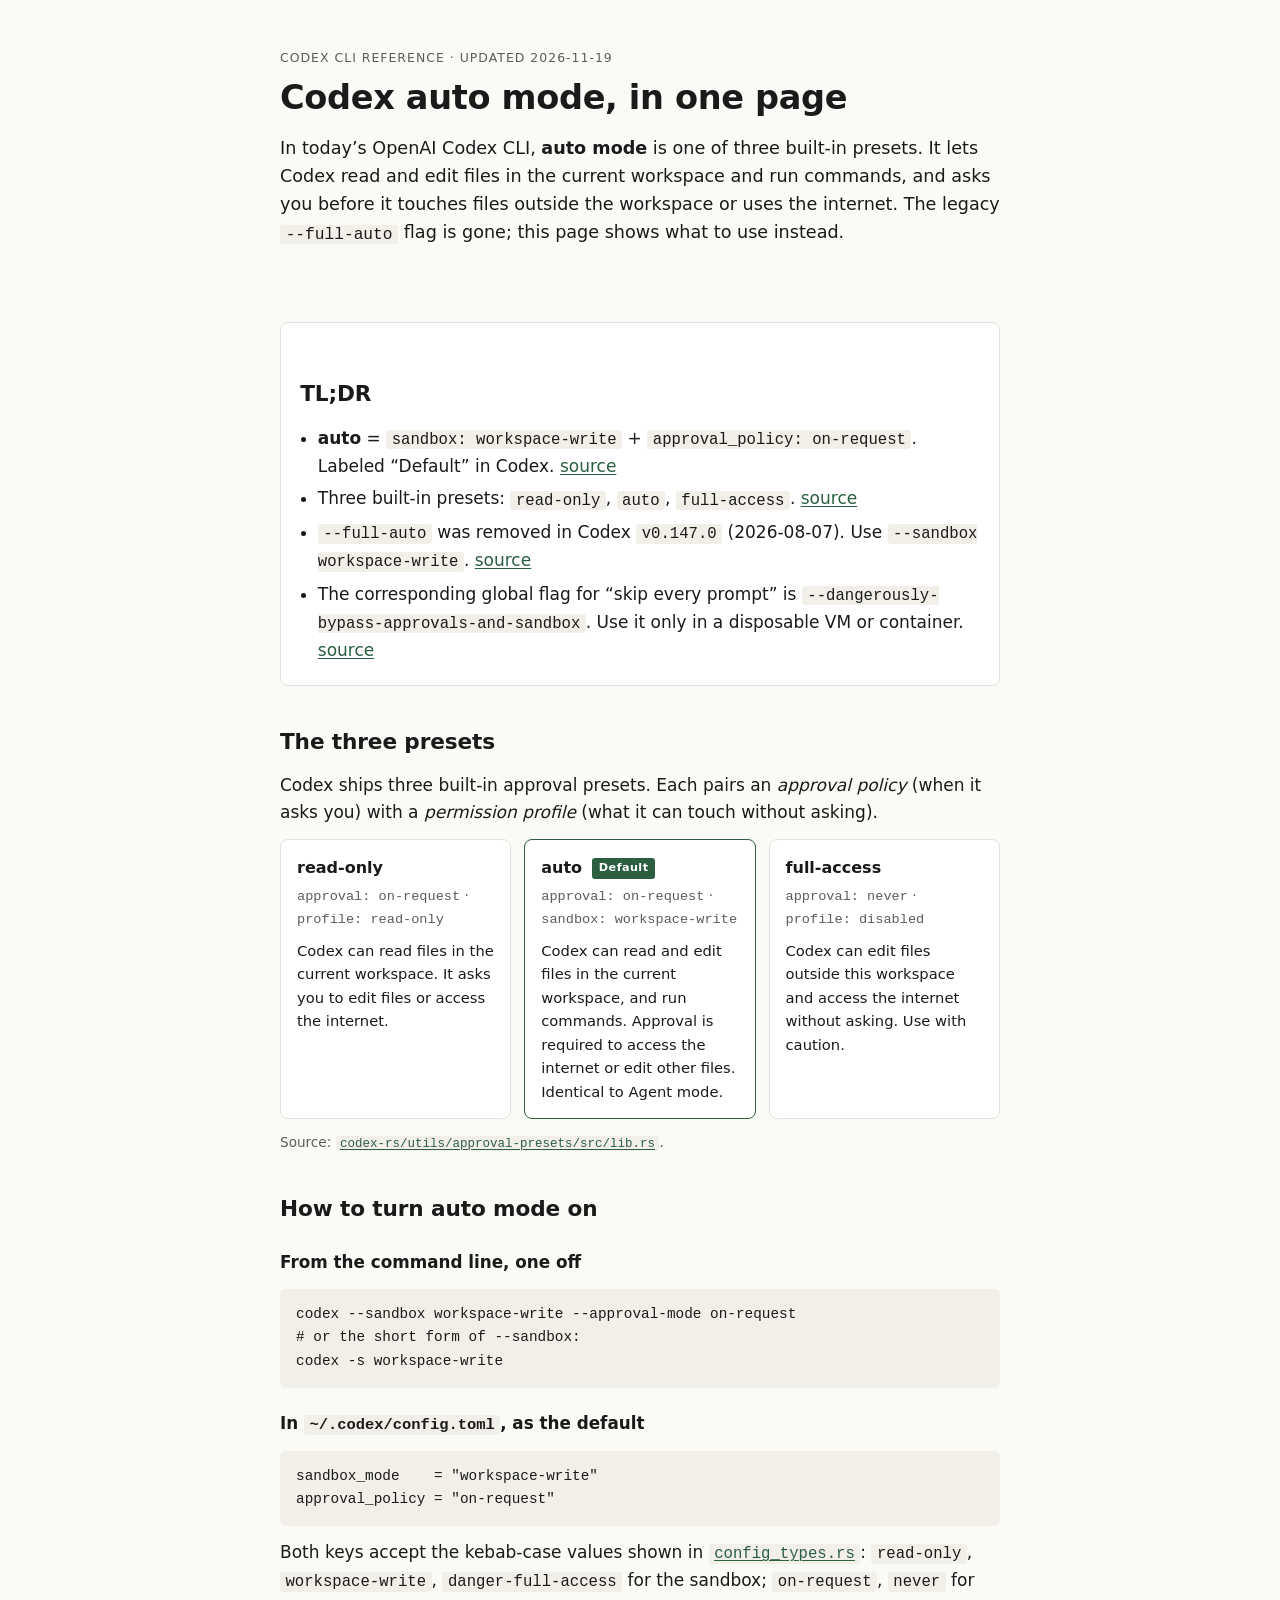
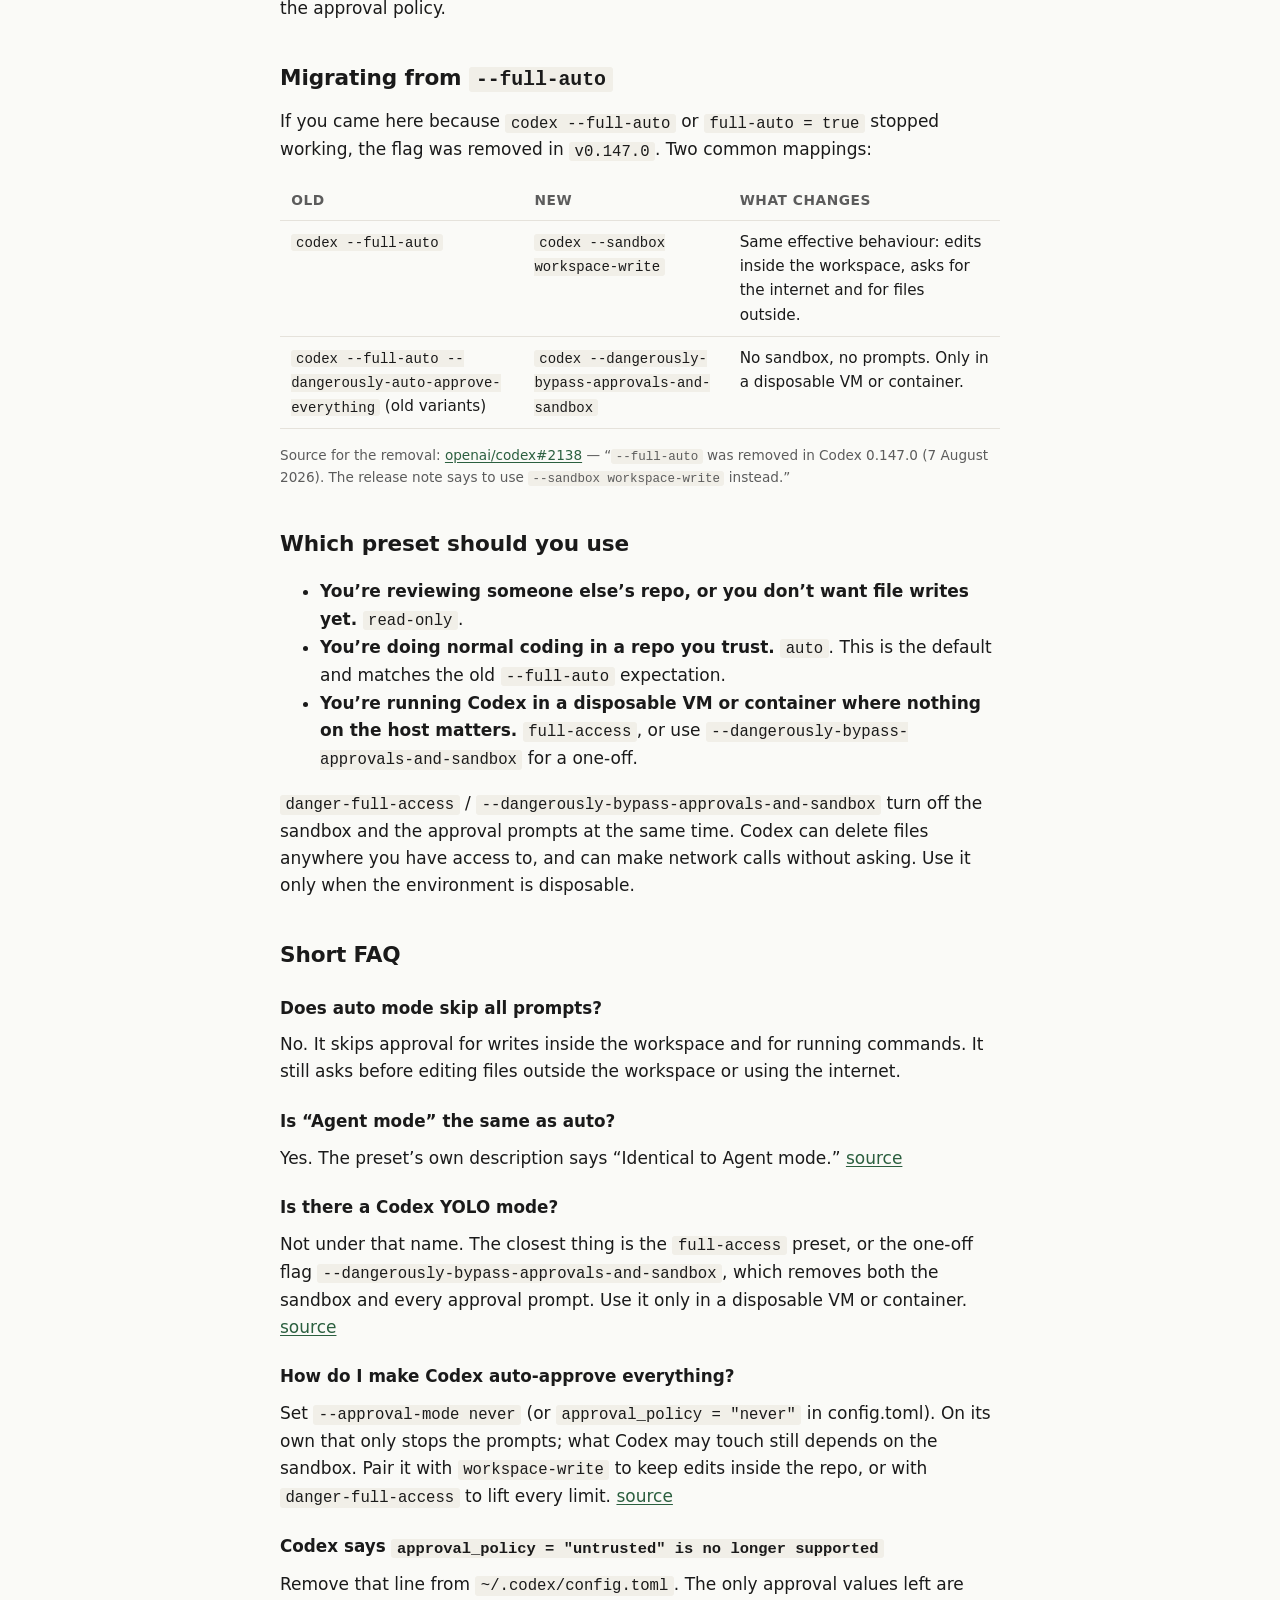
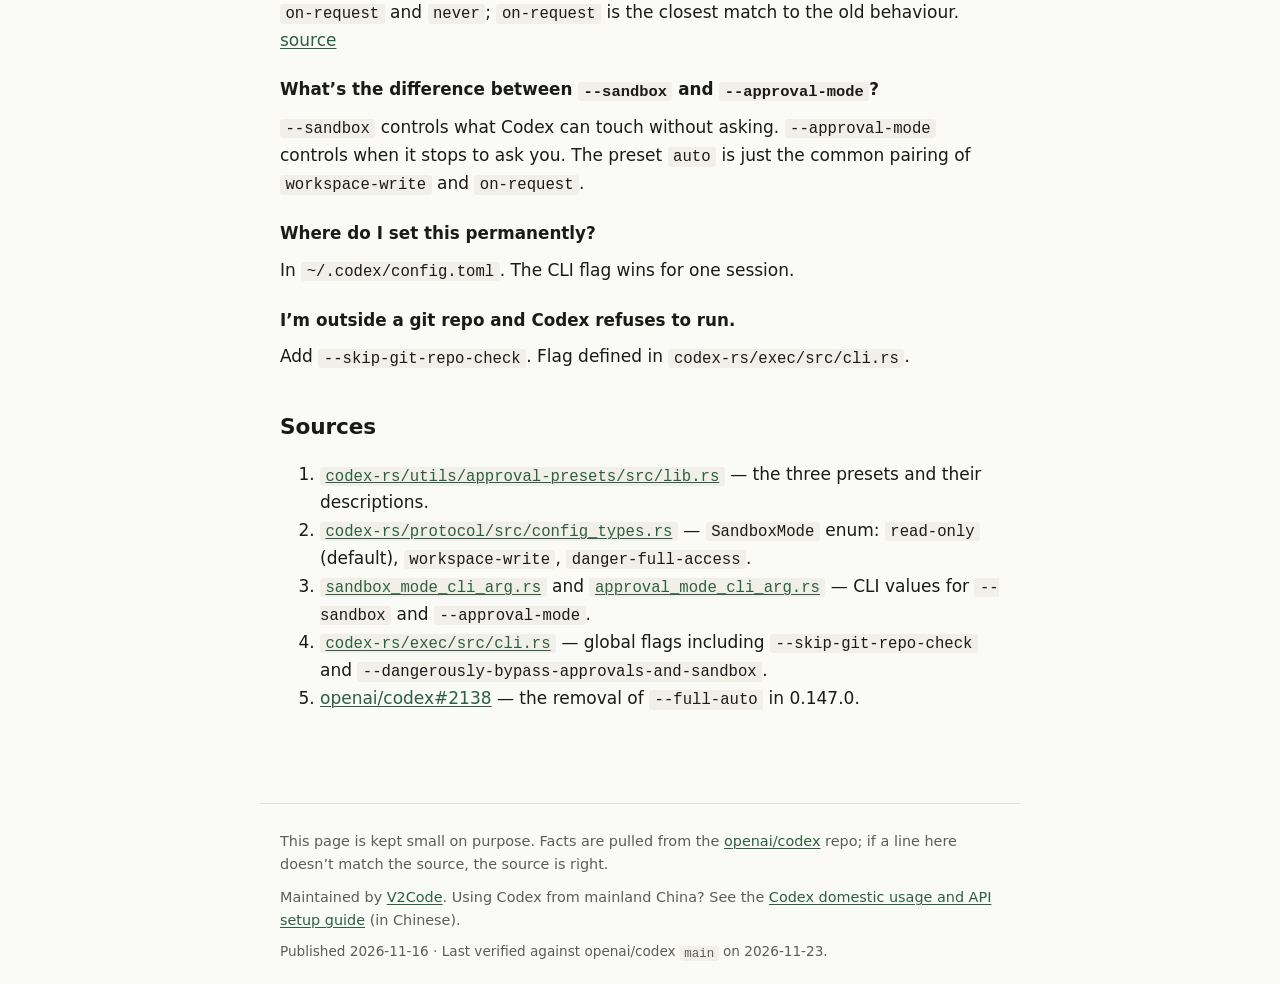
<file: index.html>
<!doctype html>
<html lang="en">
<head>
<meta charset="utf-8">
<meta name="viewport" content="width=device-width,initial-scale=1">
<title>Codex Auto Mode — what it is now, and how to migrate from --full-auto</title>
<meta name="description" content="In today's OpenAI Codex CLI, auto mode is the built-in preset that pairs workspace-write sandbox with on-request approvals. --full-auto was removed in v0.147.0; use --sandbox workspace-write instead.">
<link rel="canonical" href="https://basazutes.github.io/codex-auto-mode/">
<meta property="og:title" content="Codex Auto Mode — what it is now, and how to migrate from --full-auto">
<meta property="og:description" content="auto = workspace-write sandbox + on-request approvals. --full-auto was removed in v0.147.0.">
<meta property="og:type" content="article">
<link rel="stylesheet" href="style.css">
</head>
<body>
<header class="wrap">
  <p class="eyebrow">Codex CLI reference · updated 2026-11-19</p>
  <h1>Codex auto mode, in one page</h1>
  <p class="lede">
    In today&rsquo;s OpenAI Codex CLI, <strong>auto mode</strong> is one of three built-in presets. It lets Codex read and edit files in the current workspace and run commands, and asks you before it touches files outside the workspace or uses the internet. The legacy <code>--full-auto</code> flag is gone; this page shows what to use instead.
  </p>
</header>

<main class="wrap">

<section class="card tldr">
  <h2>TL;DR</h2>
  <ul>
    <li><strong>auto</strong> = <code>sandbox: workspace-write</code> + <code>approval_policy: on-request</code>. Labeled &ldquo;Default&rdquo; in Codex. <a href="#source-preset">source</a></li>
    <li>Three built-in presets: <code>read-only</code>, <code>auto</code>, <code>full-access</code>. <a href="#source-preset">source</a></li>
    <li><code>--full-auto</code> was removed in Codex <code>v0.147.0</code> (2026-08-07). Use <code>--sandbox workspace-write</code>. <a href="#source-removed">source</a></li>
    <li>The corresponding global flag for &ldquo;skip every prompt&rdquo; is <code>--dangerously-bypass-approvals-and-sandbox</code>. Use it only in a disposable VM or container. <a href="#source-bypass">source</a></li>
  </ul>
</section>

<section>
  <h2 id="the-three-presets">The three presets</h2>
  <p>Codex ships three built-in approval presets. Each pairs an <em>approval policy</em> (when it asks you) with a <em>permission profile</em> (what it can touch without asking).</p>
  <div class="grid">
    <article class="preset">
      <h3>read-only</h3>
      <p class="pair"><code>approval: on-request</code> · <code>profile: read-only</code></p>
      <p>Codex can read files in the current workspace. It asks you to edit files or access the internet.</p>
    </article>
    <article class="preset preset--default">
      <h3>auto <span class="tag">Default</span></h3>
      <p class="pair"><code>approval: on-request</code> · <code>sandbox: workspace-write</code></p>
      <p>Codex can read and edit files in the current workspace, and run commands. Approval is required to access the internet or edit other files. Identical to Agent mode.</p>
    </article>
    <article class="preset">
      <h3>full-access</h3>
      <p class="pair"><code>approval: never</code> · <code>profile: disabled</code></p>
      <p>Codex can edit files outside this workspace and access the internet without asking. Use with caution.</p>
    </article>
  </div>
  <p class="src">Source: <a href="#source-preset"><code>codex-rs/utils/approval-presets/src/lib.rs</code></a>.</p>
</section>

<section>
  <h2 id="how-to-turn-it-on">How to turn auto mode on</h2>
  <h3>From the command line, one off</h3>
<pre><code>codex --sandbox workspace-write --approval-mode on-request
# or the short form of --sandbox:
codex -s workspace-write</code></pre>

  <h3>In <code>~/.codex/config.toml</code>, as the default</h3>
<pre><code>sandbox_mode    = "workspace-write"
approval_policy = "on-request"</code></pre>

  <p>
    Both keys accept the kebab-case values shown in <a href="#source-sandbox"><code>config_types.rs</code></a>: <code>read-only</code>, <code>workspace-write</code>, <code>danger-full-access</code> for the sandbox; <code>on-request</code>, <code>never</code> for the approval policy.
  </p>
</section>

<section>
  <h2 id="migrating">Migrating from <code>--full-auto</code></h2>
  <p>
    If you came here because <code>codex --full-auto</code> or <code>full-auto = true</code> stopped working, the flag was removed in <code>v0.147.0</code>. Two common mappings:
  </p>
  <table>
    <thead><tr><th>Old</th><th>New</th><th>What changes</th></tr></thead>
    <tbody>
      <tr>
        <td><code>codex --full-auto</code></td>
        <td><code>codex --sandbox workspace-write</code></td>
        <td>Same effective behaviour: edits inside the workspace, asks for the internet and for files outside.</td>
      </tr>
      <tr>
        <td><code>codex --full-auto --dangerously-auto-approve-everything</code> (old variants)</td>
        <td><code>codex --dangerously-bypass-approvals-and-sandbox</code></td>
        <td>No sandbox, no prompts. Only in a disposable VM or container.</td>
      </tr>
    </tbody>
  </table>
  <p class="src">Source for the removal: <a id="source-removed" href="https://github.com/openai/codex/issues/2138">openai/codex#2138</a> &mdash; &ldquo;<code>--full-auto</code> was removed in Codex 0.147.0 (7 August 2026). The release note says to use <code>--sandbox workspace-write</code> instead.&rdquo;</p>
</section>

<section>
  <h2 id="which-preset">Which preset should you use</h2>
  <ul>
    <li><strong>You&rsquo;re reviewing someone else&rsquo;s repo, or you don&rsquo;t want file writes yet.</strong> <code>read-only</code>.</li>
    <li><strong>You&rsquo;re doing normal coding in a repo you trust.</strong> <code>auto</code>. This is the default and matches the old <code>--full-auto</code> expectation.</li>
    <li><strong>You&rsquo;re running Codex in a disposable VM or container where nothing on the host matters.</strong> <code>full-access</code>, or use <code>--dangerously-bypass-approvals-and-sandbox</code> for a one-off.</li>
  </ul>
  <p class="warn">
    <code>danger-full-access</code> / <code>--dangerously-bypass-approvals-and-sandbox</code> turn off the sandbox and the approval prompts at the same time. Codex can delete files anywhere you have access to, and can make network calls without asking. Use it only when the environment is disposable.
  </p>
</section>

<section>
  <h2 id="faq">Short FAQ</h2>

  <h3>Does auto mode skip all prompts?</h3>
  <p>No. It skips approval for writes inside the workspace and for running commands. It still asks before editing files outside the workspace or using the internet.</p>

  <h3>Is &ldquo;Agent mode&rdquo; the same as auto?</h3>
  <p>Yes. The preset&rsquo;s own description says &ldquo;Identical to Agent mode.&rdquo; <a href="#source-preset">source</a></p>

  <h3>Is there a Codex YOLO mode?</h3>
  <p>Not under that name. The closest thing is the <code>full-access</code> preset, or the one-off flag <code>--dangerously-bypass-approvals-and-sandbox</code>, which removes both the sandbox and every approval prompt. Use it only in a disposable VM or container. <a href="#source-bypass">source</a></p>

  <h3>How do I make Codex auto-approve everything?</h3>
  <p>Set <code>--approval-mode never</code> (or <code>approval_policy = "never"</code> in config.toml). On its own that only stops the prompts; what Codex may touch still depends on the sandbox. Pair it with <code>workspace-write</code> to keep edits inside the repo, or with <code>danger-full-access</code> to lift every limit. <a href="#source-sandbox">source</a></p>

  <h3>Codex says <code>approval_policy = "untrusted" is no longer supported</code></h3>
  <p>Remove that line from <code>~/.codex/config.toml</code>. The only approval values left are <code>on-request</code> and <code>never</code>; <code>on-request</code> is the closest match to the old behaviour. <a href="https://github.com/openai/codex/blob/main/codex-rs/core/src/config/mod.rs">source</a></p>

  <h3>What&rsquo;s the difference between <code>--sandbox</code> and <code>--approval-mode</code>?</h3>
  <p><code>--sandbox</code> controls what Codex can touch without asking. <code>--approval-mode</code> controls when it stops to ask you. The preset <code>auto</code> is just the common pairing of <code>workspace-write</code> and <code>on-request</code>.</p>

  <h3>Where do I set this permanently?</h3>
  <p>In <code>~/.codex/config.toml</code>. The CLI flag wins for one session.</p>

  <h3>I&rsquo;m outside a git repo and Codex refuses to run.</h3>
  <p>Add <code>--skip-git-repo-check</code>. Flag defined in <code>codex-rs/exec/src/cli.rs</code>.</p>
</section>

<section class="sources" aria-label="Sources">
  <h2 id="sources">Sources</h2>
  <ol>
    <li id="source-preset"><a href="https://github.com/openai/codex/blob/main/codex-rs/utils/approval-presets/src/lib.rs"><code>codex-rs/utils/approval-presets/src/lib.rs</code></a> &mdash; the three presets and their descriptions.</li>
    <li id="source-sandbox"><a href="https://github.com/openai/codex/blob/main/codex-rs/protocol/src/config_types.rs"><code>codex-rs/protocol/src/config_types.rs</code></a> &mdash; <code>SandboxMode</code> enum: <code>read-only</code> (default), <code>workspace-write</code>, <code>danger-full-access</code>.</li>
    <li><a href="https://github.com/openai/codex/blob/main/codex-rs/utils/cli/src/sandbox_mode_cli_arg.rs"><code>sandbox_mode_cli_arg.rs</code></a> and <a href="https://github.com/openai/codex/blob/main/codex-rs/utils/cli/src/approval_mode_cli_arg.rs"><code>approval_mode_cli_arg.rs</code></a> &mdash; CLI values for <code>--sandbox</code> and <code>--approval-mode</code>.</li>
    <li id="source-bypass"><a href="https://github.com/openai/codex/blob/main/codex-rs/exec/src/cli.rs"><code>codex-rs/exec/src/cli.rs</code></a> &mdash; global flags including <code>--skip-git-repo-check</code> and <code>--dangerously-bypass-approvals-and-sandbox</code>.</li>
    <li><a href="https://github.com/openai/codex/issues/2138">openai/codex#2138</a> &mdash; the removal of <code>--full-auto</code> in 0.147.0.</li>
  </ol>
</section>

</main>

<footer class="wrap">
  <p>
    This page is kept small on purpose. Facts are pulled from the <a href="https://github.com/openai/codex">openai/codex</a> repo; if a line here doesn&rsquo;t match the source, the source is right.
  </p>
  <p>
    Maintained by <a href="https://www.v2code.ai/">V2Code</a>. Using Codex from mainland China? See the <a href="https://www.v2code.ai/post/codex-domestic-usage-api-configuration-guide">Codex domestic usage and API setup guide</a> (in Chinese).
  </p>
  <p class="meta">
    Published 2026-11-16 · Last verified against openai/codex <code>main</code> on 2026-11-23.
  </p>
</footer>
</body>
</html>
</file>
<file: style.css>
:root {
  --bg: #fafaf7;
  --fg: #1a1a1a;
  --muted: #5c5c5c;
  --rule: #e5e2db;
  --card: #ffffff;
  --accent: #2b5f3f;
  --code-bg: #f1efe8;
  --tag-bg: #2b5f3f;
  --tag-fg: #ffffff;
  --mono: ui-monospace, "SF Mono", Menlo, Consolas, monospace;
  --sans: -apple-system, BlinkMacSystemFont, "Segoe UI", system-ui, sans-serif;
}
@media (prefers-color-scheme: dark) {
  :root {
    --bg: #15161a;
    --fg: #e8e6e0;
    --muted: #a0a19a;
    --rule: #2a2b31;
    --card: #1c1d22;
    --accent: #6fcf97;
    --code-bg: #24262c;
    --tag-bg: #6fcf97;
    --tag-fg: #15161a;
  }
}
* { box-sizing: border-box; }
html { -webkit-text-size-adjust: 100%; }
body {
  margin: 0;
  background: var(--bg);
  color: var(--fg);
  font-family: var(--sans);
  line-height: 1.6;
  font-size: 17px;
}
.wrap { max-width: 760px; margin: 0 auto; padding: 1.6rem 1.25rem; }
header.wrap { padding-top: 3rem; padding-bottom: 1rem; }
footer.wrap { padding-top: 1rem; padding-bottom: 3rem; border-top: 1px solid var(--rule); margin-top: 3rem; color: var(--muted); font-size: 0.9rem; }
.eyebrow { text-transform: uppercase; letter-spacing: 0.08em; font-size: 0.78rem; color: var(--muted); margin: 0 0 0.6rem; }
h1 { font-size: 2.1rem; line-height: 1.2; margin: 0 0 1rem; letter-spacing: -0.01em; }
h2 { font-size: 1.35rem; margin: 2.4rem 0 0.8rem; letter-spacing: -0.005em; }
h3 { font-size: 1.05rem; margin: 1.4rem 0 0.4rem; }
p { margin: 0.6rem 0; }
.lede { font-size: 1.1rem; color: var(--fg); }
a { color: var(--accent); text-decoration-thickness: 1px; text-underline-offset: 2px; }
a:hover { text-decoration-thickness: 2px; }
code { font-family: var(--mono); background: var(--code-bg); padding: 0.05em 0.35em; border-radius: 3px; font-size: 0.92em; }
pre { background: var(--code-bg); padding: 0.9rem 1rem; border-radius: 6px; overflow-x: auto; font-size: 0.92em; line-height: 1.5; margin: 0.8rem 0; }
pre code { background: none; padding: 0; }
table { border-collapse: collapse; width: 100%; margin: 1rem 0; font-size: 0.95rem; }
th, td { text-align: left; padding: 0.55rem 0.7rem; border-bottom: 1px solid var(--rule); vertical-align: top; }
th { color: var(--muted); font-weight: 600; font-size: 0.86rem; text-transform: uppercase; letter-spacing: 0.04em; }
.card { background: var(--card); border: 1px solid var(--rule); border-radius: 8px; padding: 1rem 1.2rem; margin: 1.4rem 0; }
.tldr ul { margin: 0.4rem 0 0; padding-left: 1.1rem; }
.tldr li { margin: 0.35rem 0; }
.grid { display: grid; grid-template-columns: repeat(3, 1fr); gap: 0.8rem; margin: 0.8rem 0; }
@media (max-width: 640px) { .grid { grid-template-columns: 1fr; } }
.preset { background: var(--card); border: 1px solid var(--rule); border-radius: 8px; padding: 0.9rem 1rem; }
.preset--default { border-color: var(--accent); }
.preset h3 { margin: 0 0 0.3rem; font-size: 1rem; }
.preset .pair { font-size: 0.85rem; color: var(--muted); margin: 0.1rem 0 0.5rem; }
.preset .pair code { background: transparent; padding: 0; font-size: inherit; }
.preset p:last-child { margin: 0.4rem 0 0; font-size: 0.92rem; }
.tag { display: inline-block; background: var(--tag-bg); color: var(--tag-fg); font-size: 0.7rem; letter-spacing: 0.04em; padding: 0.1rem 0.4rem; border-radius: 3px; vertical-align: middle; margin-left: 0.3rem; }
.src { font-size: 0.85rem; color: var(--muted); margin-top: 0.4rem; }
.cta { background: var(--card); border: 1px solid var(--rule); border-radius: 8px; padding: 1rem 1.2rem; }
.meta { font-size: 0.85rem; }
</file>
